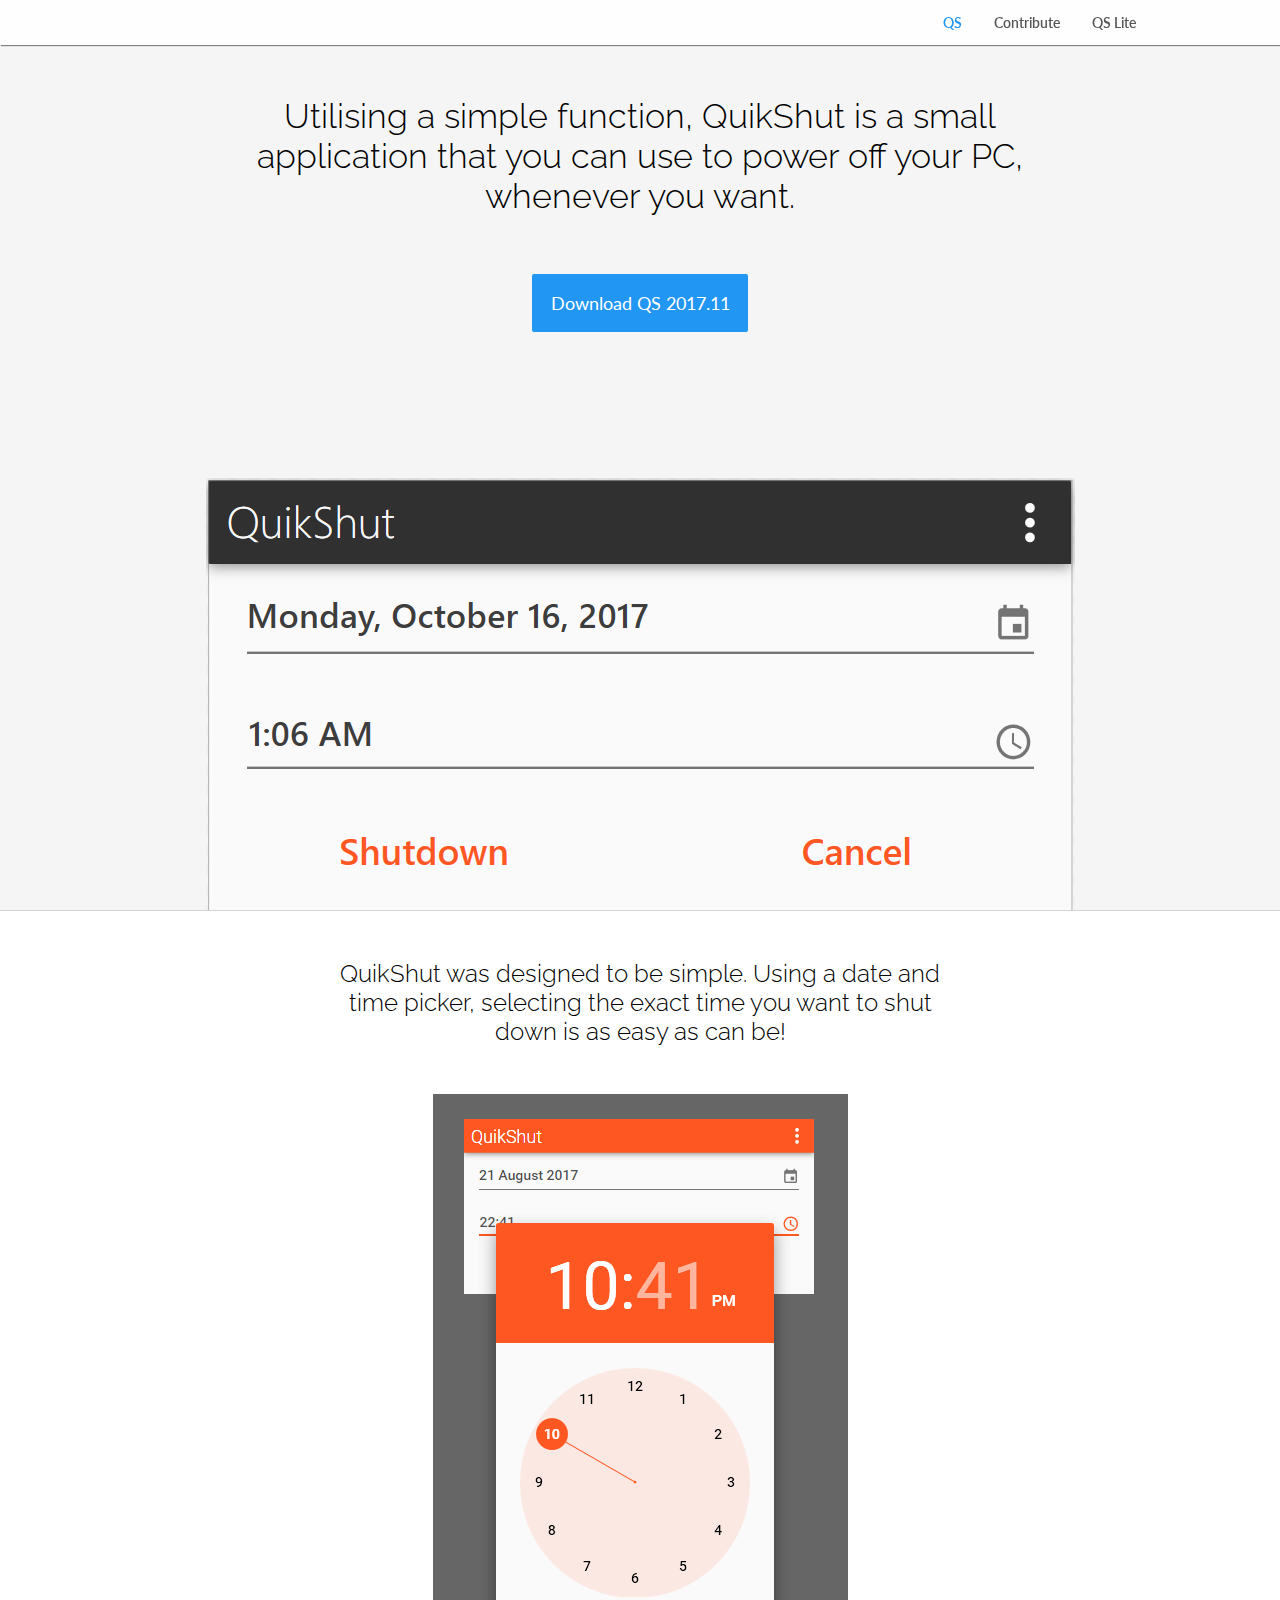
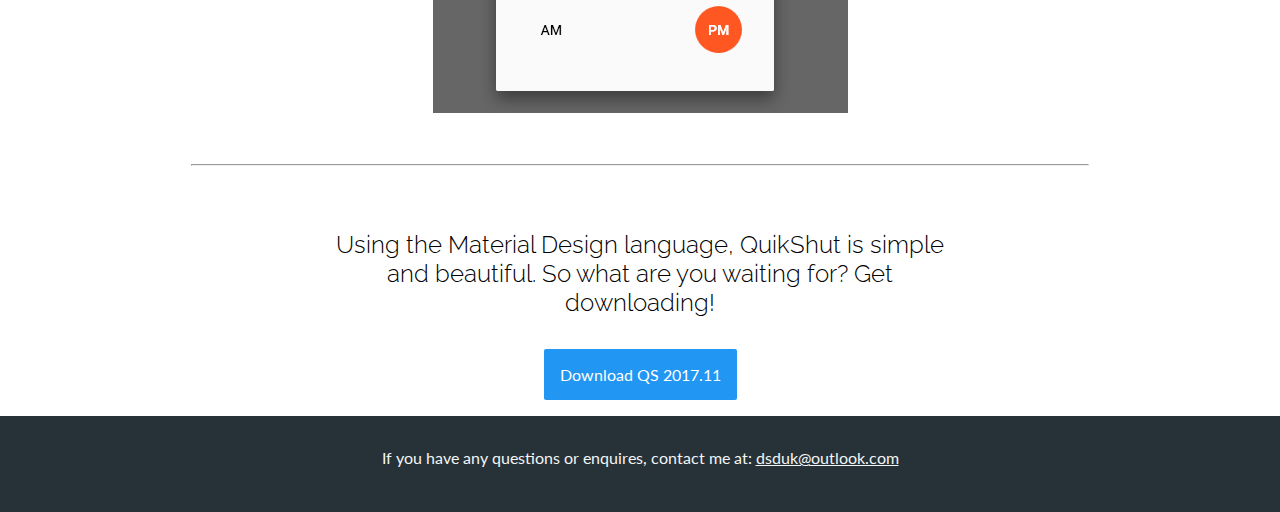
<file: index.html>
<!DOCTYPE html>
<html>
  <head>
    <meta charset="utf-8">
    <link href="https://fonts.googleapis.com/css?family=Lato:300,400,500" rel="stylesheet">
    <link href="https://fonts.googleapis.com/css?family=Raleway:300,400,500" rel="stylesheet">
    <link href="css/main.css" rel="stylesheet">
    <title>QuikShut</title>
  </head>
  <body>
    <nav>
      <ul>
        <div class="nav-container">
          <li><a href="qslite.html" class="disabled">QS Lite</a></li>
          <li><a href="contribute.html">Contribute</a></li>
          <li><a href="index.html" class="active">QS</a></li>
        </div>
      </ul>
    </nav>

    <section class="section-header">
      <div class="header-container">
        <h1>Utilising a simple function, QuikShut is a small application that you can use to power off your PC, whenever you want.</h1>
        <a href="https://www.dropbox.com/s/z0jzvstajx9xswl/QS-2017-11.rar?dl=0" class="button">Download QS 2017.11</a>
      </div>
      <div class="picture-container">
        <img src="img/quikshut-main.PNG" alt="QuikShut Main">
      </div>
    </section>

    <section id="section-content">
      <div class="content-container">
        <h2>QuikShut was designed to be simple. Using a date and time picker, selecting the exact time you want to shut down is as easy as can be!</h2>
        <img src="img/time_picker.png" alt="Example Image" class="placeholder-img">
        <hr>
        <h2 style="padding-bottom: 2em;">Using the Material Design language, QuikShut is simple and beautiful. So what are you waiting for? Get downloading!</h2>
        <a href="https://www.dropbox.com/s/z0jzvstajx9xswl/QS-2017-11.rar?dl=0" class="button" style="font-size: 1em;">Download QS 2017.11</a>
      </div>
      <footer style="margin-top: 2em;">
          <p>If you have any questions or enquires, contact me at: <a href="mailto:dsduk@outlook.com" style="color: whitesmoke;">dsduk@outlook.com</a></p>
      </footer>
    </section>



  </body>
</html>
</file>
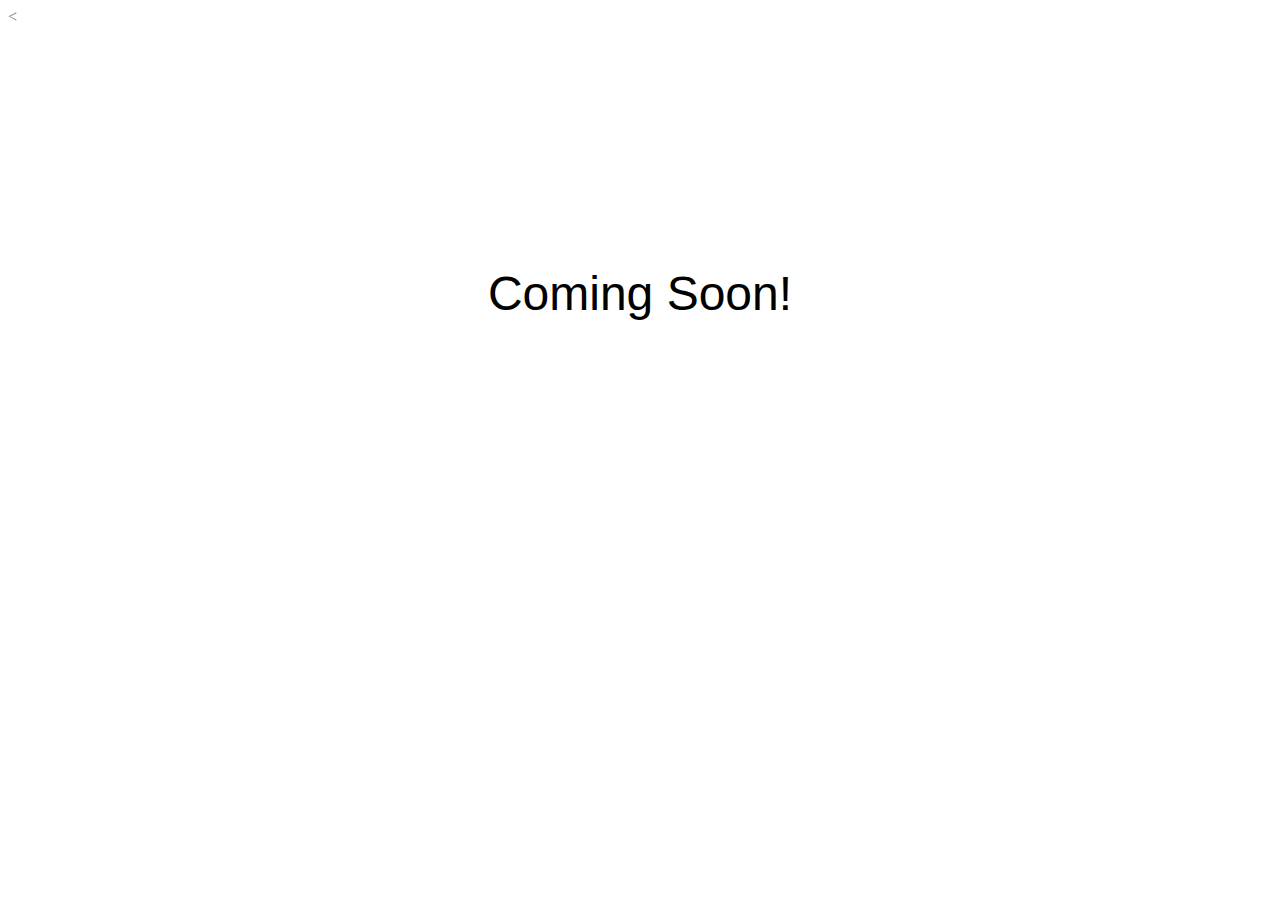
<file: qslite.html>
<!DOCTYPE html>
<html>
    <head>
        <meta charset="utf-8">
        <title>QuikShut - Lite</title>
    </head>
    <body>
        <a href="index.html" style="text-decoration:none; color: gray;"><</a>
        <h1 style="text-align:center; margin-top:5em; font-family: 'Segoe UI', sans-serif; font-weight: 500; font-size: 3em;">Coming Soon!</h1>
    </body>
</html>
</file>
<file: css/main.css>
html {
  width: 100%;
  height: 100%;
  box-sizing: border-box;
}

body {
  font-family: 'Lato', sans-serif;
  margin: 0;
}

ul {
  list-style-type: none;
  position: fixed;
  top: 0;
  width: 100%;
  box-shadow: 1px 1px 1px gray;
  margin: 0;
  padding: 0;
  overflow: hidden;
  background-color: #FEFEFE;
}

li {
  float: right;
}

li a {
  display: block;
  color: #555555;
  font-weight: 600;
  font-size: 14px;
  text-align: center;
  padding: 14px 16px;
  text-decoration: none;
}

li a:hover {
  -moz-transition: all .2s ease-in;
    -o-transition: all .2s ease-in;
    -webkit-transition: all .2s ease-in;
    transition: color .2s ease-in;
  color: #2196f3;
  /*border-bottom: 3px solid #2196f3;*/
}

li a:active {
  color: #2196f3;
}

.active {
  color: #2196f3;
}

h2 {
  font-family: 'Raleway', sans-serif;
  font-weight: 300;
  padding-top: 2em;
  width: 50%;
  margin: auto;
}

hr {
  width: 70%;
  margin: auto;
  color: rgba(0, 0, 0, 0.25);
  margin-bottom: 1em;
}

h3 {
  font-family: 'Roboto', sans-serif;
  font-weight: 100;
  width: 50%;
  margin: auto;
  padding-top: 1em;
  font-size: 64px;
}

.header-container {
  text-align: center;
  font-family: 'Lato', sans-serif;
  font-weight: 400;
  font-size: 26px;
  background-color: #FFF1;
  min-height: 350px;
}

#section-content {
  width: 100%;
}

#section-content img {
  margin-top: 3em;
  margin-bottom: 3em;
}

.section-header {
    background-color: whitesmoke;
    padding-top: 6em;
}

.content-container {
  min-height: 300px;
  background-color: white;
  border-top: 1px solid lightgray;
  text-align: center;
}

.content-container img {
  border: none;
  width: auto;
  height: auto;
}

.button {
  border-radius: 2px;
  border-color: #263238;
  border-width: thin;
  background-color: #2196f3;
  padding: 1em;
  text-decoration: none;
  font-family: 'Lato', sans-serif;
  font-size: 0.7em;
  font-weight: 400;
  color: white;
}

.header-container h1 {
    font-family: 'Raleway', sans-serif;
  font-weight: 300;
  font-size: 34px;
  width: 60%;
  margin: auto;
  padding-bottom: 2em;
}

.nav-container {
  width: 90%;
}

.picture-container {
  text-align: center;
  margin-top: 2em;
}

.picture-container img {
  vertical-align: middle;
  display: inline-block;
  height: auto;
}

.placeholder-img {
  width: 700px;
  height: 400px;
  margin: auto;
  padding: 0;
  border: 1px solid black;
}

.donate {
    font-size: 1em;
    text-decoration: none;
    font-weight: 500;
    color: white;
}

.donate:hover {
    -moz-transition: all .2s ease-in;
      -o-transition: all .2s ease-in;
      -webkit-transition: all .2s ease-in;
      transition: background-color .2s ease-in;
    background-color: darkblue;
}

footer {
    text-align: center;
    font-size: 16px;
    padding-top: 1em;
    color: whitesmoke;
    background-color: #263238;
    margin: auto;
    min-height: 5em;
}
</file>
